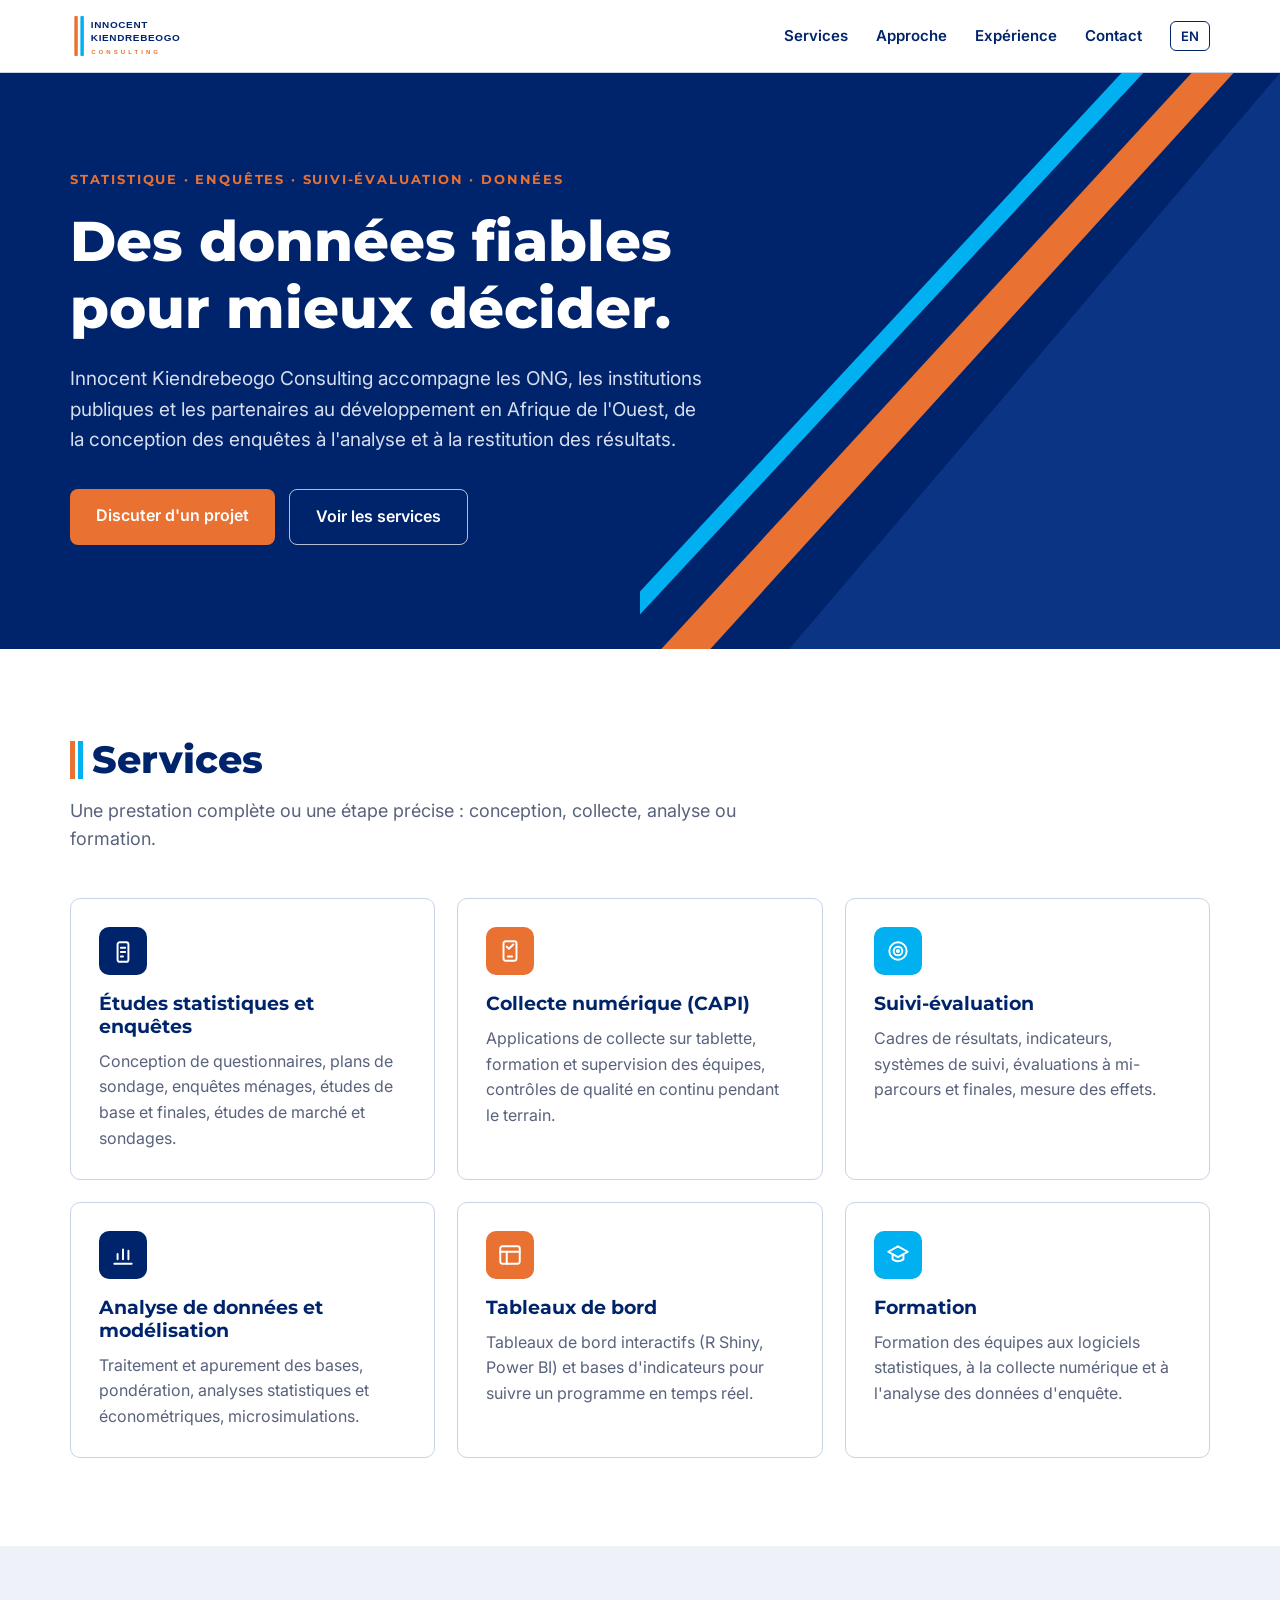
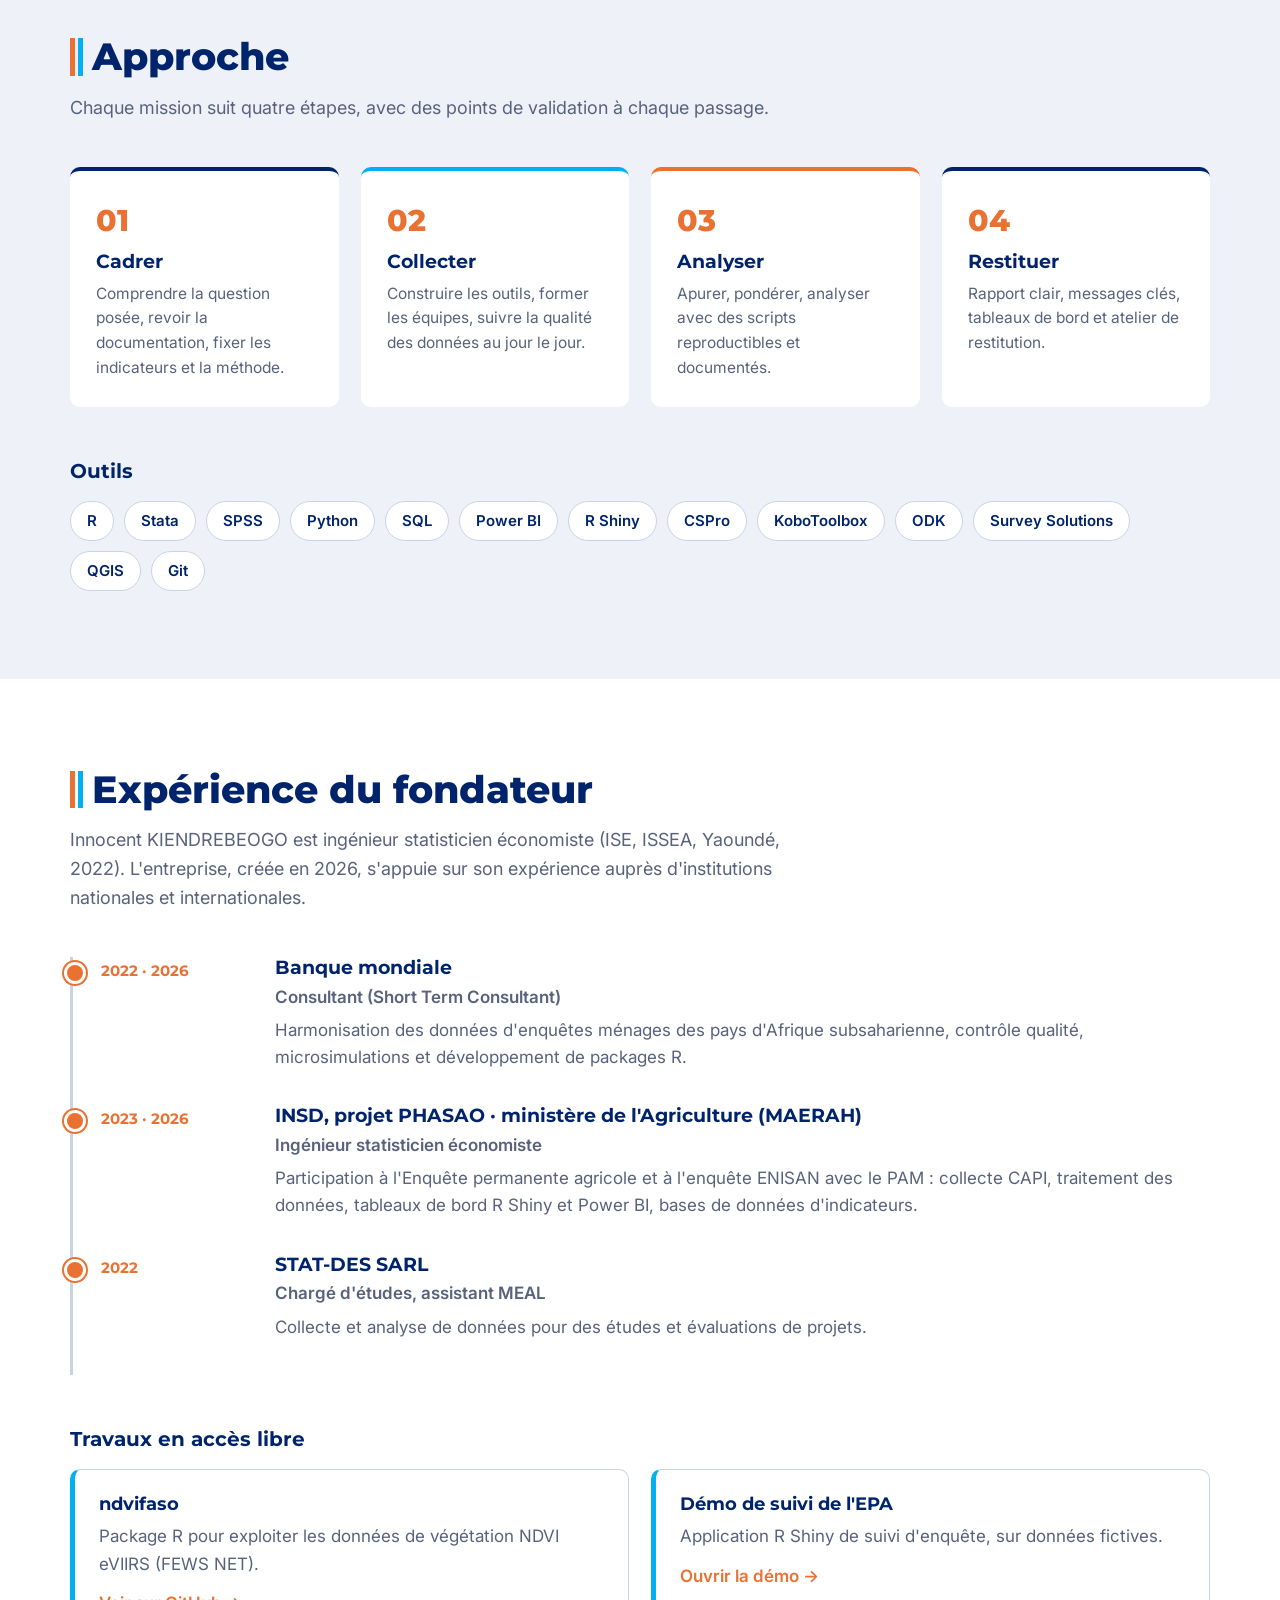
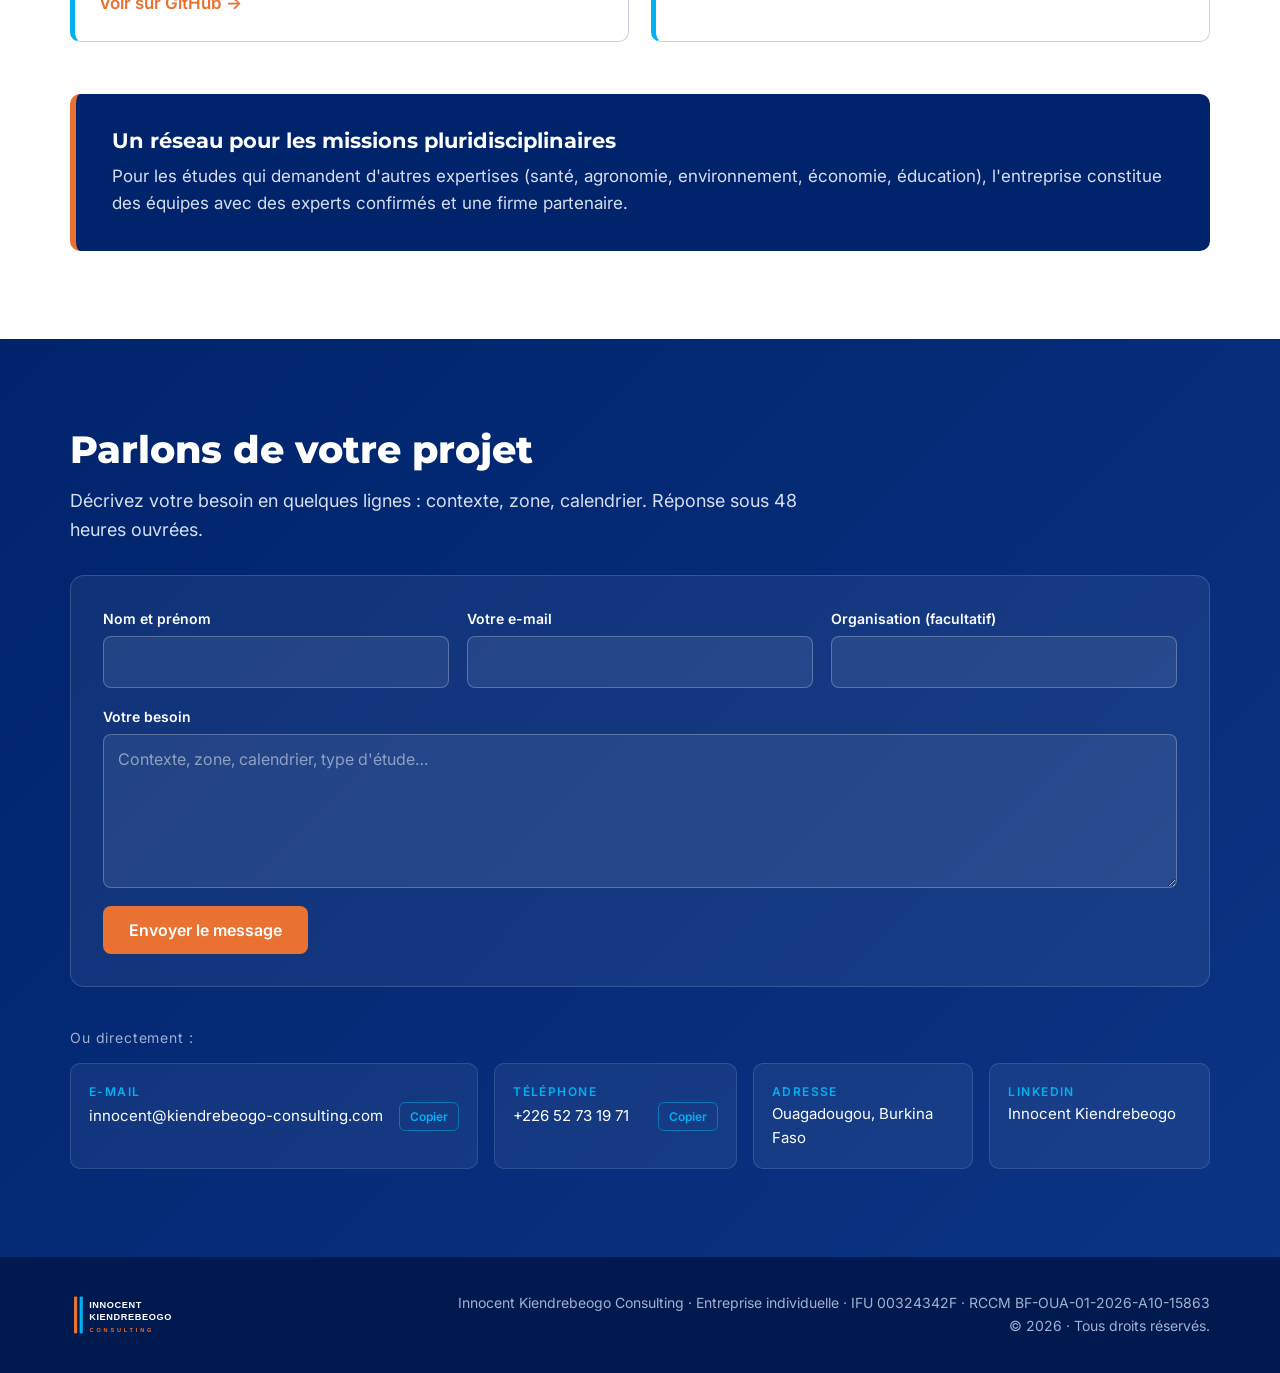
<file: index.html>
<!doctype html>
<html lang="fr">
<head>
<meta charset="utf-8">
<meta name="viewport" content="width=device-width, initial-scale=1">
<title>Innocent Kiendrebeogo Consulting · Statistique, enquêtes, suivi-évaluation</title>
<meta name="description" content="Cabinet de conseil en statistique basé à Ouagadougou : enquêtes, collecte numérique, suivi-évaluation, analyse de données et tableaux de bord pour les ONG, institutions et partenaires au développement.">
<link rel="canonical" href="https://kiendrebeogo-consulting.com/">
<link rel="alternate" hreflang="fr" href="https://kiendrebeogo-consulting.com/">
<link rel="alternate" hreflang="en" href="https://kiendrebeogo-consulting.com/en/">
<meta property="og:type" content="website">
<meta property="og:title" content="Innocent Kiendrebeogo Consulting">
<meta property="og:description" content="Cabinet de conseil en statistique basé à Ouagadougou : enquêtes, collecte numérique, suivi-évaluation, analyse de données et tableaux de bord pour les ONG, institutions et partenaires au développement.">
<meta property="og:url" content="https://kiendrebeogo-consulting.com/">
<meta property="og:image" content="https://kiendrebeogo-consulting.com/assets/apercu.png">
<meta name="theme-color" content="#00246C">
<link rel="icon" href="assets/favicon.ico" sizes="any">
<link rel="icon" href="assets/icone_IKC.svg" type="image/svg+xml">
<link rel="apple-touch-icon" href="assets/icone_IKC_192.png">
<link rel="preconnect" href="https://fonts.googleapis.com">
<link rel="preconnect" href="https://fonts.gstatic.com" crossorigin>
<link href="https://fonts.googleapis.com/css2?family=Montserrat:wght@600;700;800&family=Inter:wght@400;500;600&display=swap" rel="stylesheet">
<link rel="stylesheet" href="assets/style.css?v=7af23ce5">
</head>
<body>
<header class="entete">
  <div class="conteneur entete-in">
    <a class="marque" href="#haut" aria-label="Innocent Kiendrebeogo Consulting"><img src="assets/logo_IKC_couleur.svg" alt="Innocent Kiendrebeogo Consulting" width="175" height="70"></a>
    <button class="burger" aria-expanded="false" aria-controls="menu"><span></span><span></span><span></span><span class="sr">Menu</span></button>
    <nav id="menu" class="menu"><a href="#services">Services</a><a href="#approche">Approche</a><a href="#experience">Expérience</a><a href="#contact">Contact</a><a class="langue" href="en/" hreflang="en" lang="en" title="English">EN</a></nav>
  </div>
</header>
<main id="haut">
<section class="hero">
  <svg class="rayures" viewBox="0 0 600 700" preserveAspectRatio="xMaxYMax slice" aria-hidden="true">
    <path d="M600 160V700H140Z" fill="#0B3485"/><path d="M600 70V112L66 700H20Z" fill="#E97132"/><path d="M600 0V22L-30 700H-50Z" fill="#00B0F0"/>
  </svg>
  <div class="conteneur hero-in">
    <p class="kicker">Statistique · Enquêtes · Suivi-évaluation · Données</p>
    <h1>Des données fiables pour mieux décider.</h1>
    <p class="intro">Innocent Kiendrebeogo Consulting accompagne les ONG, les institutions publiques et les partenaires au développement en Afrique de l&#x27;Ouest, de la conception des enquêtes à l&#x27;analyse et à la restitution des résultats.</p>
    <div class="boutons"><a class="btn btn-orange" href="#contact">Discuter d&#x27;un projet</a><a class="btn btn-ligne" href="#services">Voir les services</a></div>
  </div>
</section>
<section id="services" class="section">
  <div class="conteneur">
    <div class="titre-section"><h2>Services</h2><p>Une prestation complète ou une étape précise : conception, collecte, analyse ou formation.</p></div>
    <div class="grille"><article class="carte"><div class="ico"><svg viewBox="0 0 24 24" aria-hidden="true" fill="none" stroke="currentColor" stroke-width="1.8" stroke-linecap="round" stroke-linejoin="round"><path d="M9 4h6a2 2 0 0 1 2 2v14a2 2 0 0 1-2 2H9a2 2 0 0 1-2-2V6a2 2 0 0 1 2-2z"/><path d="M10 9h4M10 13h4M10 17h2"/></svg></div><h3>Études statistiques et enquêtes</h3><p>Conception de questionnaires, plans de sondage, enquêtes ménages, études de base et finales, études de marché et sondages.</p></article><article class="carte"><div class="ico"><svg viewBox="0 0 24 24" aria-hidden="true" fill="none" stroke="currentColor" stroke-width="1.8" stroke-linecap="round" stroke-linejoin="round"><rect x="6" y="3" width="12" height="18" rx="2"/><path d="M10 17h4M9 8l2 2 4-4"/></svg></div><h3>Collecte numérique (CAPI)</h3><p>Applications de collecte sur tablette, formation et supervision des équipes, contrôles de qualité en continu pendant le terrain.</p></article><article class="carte"><div class="ico"><svg viewBox="0 0 24 24" aria-hidden="true" fill="none" stroke="currentColor" stroke-width="1.8" stroke-linecap="round" stroke-linejoin="round"><circle cx="12" cy="12" r="8"/><circle cx="12" cy="12" r="4"/><circle cx="12" cy="12" r="1"/></svg></div><h3>Suivi-évaluation</h3><p>Cadres de résultats, indicateurs, systèmes de suivi, évaluations à mi-parcours et finales, mesure des effets.</p></article><article class="carte"><div class="ico"><svg viewBox="0 0 24 24" aria-hidden="true" fill="none" stroke="currentColor" stroke-width="1.8" stroke-linecap="round" stroke-linejoin="round"><path d="M4 20h16M7 16v-5M12 16V7M17 16v-8"/></svg></div><h3>Analyse de données et modélisation</h3><p>Traitement et apurement des bases, pondération, analyses statistiques et économétriques, microsimulations.</p></article><article class="carte"><div class="ico"><svg viewBox="0 0 24 24" aria-hidden="true" fill="none" stroke="currentColor" stroke-width="1.8" stroke-linecap="round" stroke-linejoin="round"><rect x="3" y="4" width="18" height="16" rx="2"/><path d="M3 9h18M9 9v11"/></svg></div><h3>Tableaux de bord</h3><p>Tableaux de bord interactifs (R Shiny, Power BI) et bases d&#x27;indicateurs pour suivre un programme en temps réel.</p></article><article class="carte"><div class="ico"><svg viewBox="0 0 24 24" aria-hidden="true" fill="none" stroke="currentColor" stroke-width="1.8" stroke-linecap="round" stroke-linejoin="round"><path d="M3 9l9-5 9 5-9 5-9-5z"/><path d="M7 11v5c3 2 7 2 10 0v-5"/></svg></div><h3>Formation</h3><p>Formation des équipes aux logiciels statistiques, à la collecte numérique et à l&#x27;analyse des données d&#x27;enquête.</p></article></div>
  </div>
</section>
<section id="approche" class="section section-pale">
  <div class="conteneur">
    <div class="titre-section"><h2>Approche</h2><p>Chaque mission suit quatre étapes, avec des points de validation à chaque passage.</p></div>
    <ol class="etapes"><li><span class="num">01</span><h3>Cadrer</h3><p>Comprendre la question posée, revoir la documentation, fixer les indicateurs et la méthode.</p></li><li><span class="num">02</span><h3>Collecter</h3><p>Construire les outils, former les équipes, suivre la qualité des données au jour le jour.</p></li><li><span class="num">03</span><h3>Analyser</h3><p>Apurer, pondérer, analyser avec des scripts reproductibles et documentés.</p></li><li><span class="num">04</span><h3>Restituer</h3><p>Rapport clair, messages clés, tableaux de bord et atelier de restitution.</p></li></ol>
    <h3 class="sous-titre">Outils</h3>
    <ul class="outils"><li>R</li><li>Stata</li><li>SPSS</li><li>Python</li><li>SQL</li><li>Power BI</li><li>R Shiny</li><li>CSPro</li><li>KoboToolbox</li><li>ODK</li><li>Survey Solutions</li><li>QGIS</li><li>Git</li></ul>
  </div>
</section>
<section id="experience" class="section">
  <div class="conteneur">
    <div class="titre-section"><h2>Expérience du fondateur</h2><p>Innocent KIENDREBEOGO est ingénieur statisticien économiste (ISE, ISSEA, Yaoundé, 2022). L&#x27;entreprise, créée en 2026, s&#x27;appuie sur son expérience auprès d&#x27;institutions nationales et internationales.</p></div>
    <ol class="parcours"><li><span class="date">2022 · 2026</span><div><h3>Banque mondiale</h3><p class="role">Consultant (Short Term Consultant)</p><p>Harmonisation des données d&#x27;enquêtes ménages des pays d&#x27;Afrique subsaharienne, contrôle qualité, microsimulations et développement de packages R.</p></div></li><li><span class="date">2023 · 2026</span><div><h3>INSD, projet PHASAO · ministère de l&#x27;Agriculture (MAERAH)</h3><p class="role">Ingénieur statisticien économiste</p><p>Participation à l&#x27;Enquête permanente agricole et à l&#x27;enquête ENISAN avec le PAM : collecte CAPI, traitement des données, tableaux de bord R Shiny et Power BI, bases de données d&#x27;indicateurs.</p></div></li><li><span class="date">2022</span><div><h3>STAT-DES SARL</h3><p class="role">Chargé d&#x27;études, assistant MEAL</p><p>Collecte et analyse de données pour des études et évaluations de projets.</p></div></li></ol>
    <h3 class="sous-titre">Travaux en accès libre</h3>
    <div class="libre"><a class="lien-carte" href="https://github.com/iKIENDREBEOGO1/ndvifaso" target="_blank" rel="noopener"><h3>ndvifaso</h3><p>Package R pour exploiter les données de végétation NDVI eVIIRS (FEWS NET).</p><span>Voir sur GitHub →</span></a><a class="lien-carte" href="https://suivi00.shinyapps.io/suivi-epa-demo/" target="_blank" rel="noopener"><h3>Démo de suivi de l&#x27;EPA</h3><p>Application R Shiny de suivi d&#x27;enquête, sur données fictives.</p><span>Ouvrir la démo →</span></a></div>
    <div class="reseau"><h3>Un réseau pour les missions pluridisciplinaires</h3><p>Pour les études qui demandent d&#x27;autres expertises (santé, agronomie, environnement, économie, éducation), l&#x27;entreprise constitue des équipes avec des experts confirmés et une firme partenaire.</p></div>
  </div>
</section>
<section id="contact" class="contact">
  <div class="conteneur">
    <div class="contact-tete"><h2>Parlons de votre projet</h2><p>Décrivez votre besoin en quelques lignes : contexte, zone, calendrier. Réponse sous 48 heures ouvrées.</p></div>
    <form class="formulaire" id="formulaire" action="https://formsubmit.co/innocent@kiendrebeogo-consulting.com" method="POST">
      <input type="hidden" name="_subject" value="Site web : Demande d&#x27;information">
      <input type="hidden" name="_template" value="table">
      <input type="text" name="_honey" class="sr" tabindex="-1" autocomplete="off" aria-hidden="true">
      <div class="champs3">
        <label>Nom et prénom<input name="nom" required autocomplete="name"></label>
        <label>Votre e-mail<input name="email" type="email" required autocomplete="email"></label>
        <label>Organisation (facultatif)<input name="organisation" autocomplete="organization"></label>
      </div>
      <label>Votre besoin<textarea name="message" rows="5" required placeholder="Contexte, zone, calendrier, type d&#x27;étude…"></textarea></label>
      <div class="form-bas">
        <button class="btn btn-orange" type="submit" data-envoi="Envoi en cours…">Envoyer le message</button>
        <p class="retour" role="status" aria-live="polite" data-ok="Merci, votre message est bien envoyé. Réponse sous 48 heures ouvrées." data-err="L&#x27;envoi a échoué. Écrivez directement à innocent@kiendrebeogo-consulting.com."></p>
      </div>
    </form>
    <p class="ou">Ou directement :</p>
    <ul class="coord">
      <li><span>E-mail</span><div class="ligne-copie"><a href="mailto:innocent@kiendrebeogo-consulting.com">innocent@kiendrebeogo-consulting.com</a><button class="copier" type="button" data-texte="innocent@kiendrebeogo-consulting.com" data-ok="Copié">Copier</button></div></li>
      <li><span>Téléphone</span><div class="ligne-copie"><a href="tel:+22652731971">+226 52 73 19 71</a><button class="copier" type="button" data-texte="+226 52 73 19 71" data-ok="Copié">Copier</button></div>
        <a class="btn btn-ligne btn-appel" href="tel:+22652731971">Appeler</a></li>
      <li><span>Adresse</span>Ouagadougou, Burkina Faso</li>
      <li><span>LinkedIn</span><a href="https://www.linkedin.com/in/innocent-kiendrebeogo-86a3a918b/" target="_blank" rel="noopener">Innocent Kiendrebeogo</a></li>
    </ul>
  </div>
</section>
</main>
<footer class="pied">
  <div class="conteneur pied-in">
    <img src="assets/logo_IKC_blanc.svg" alt="" width="150" height="60">
    <p>Innocent Kiendrebeogo Consulting · Entreprise individuelle · IFU 00324342F · RCCM BF-OUA-01-2026-A10-15863<br>© 2026 · Tous droits réservés.</p>
  </div>
</footer>
<script>
const b=document.querySelector('.burger'),m=document.getElementById('menu');
b.addEventListener('click',()=>{const o=m.classList.toggle('ouvert');b.setAttribute('aria-expanded',o)});
m.querySelectorAll('a[href^="#"]').forEach(a=>a.addEventListener('click',()=>{m.classList.remove('ouvert');b.setAttribute('aria-expanded',false)}));
document.querySelectorAll('.copier').forEach(c=>c.addEventListener('click',async()=>{
  const t0=c.textContent;try{await navigator.clipboard.writeText(c.dataset.texte)}catch(e){const z=document.createElement('textarea');z.value=c.dataset.texte;document.body.appendChild(z);z.select();document.execCommand('copy');z.remove()}
  c.textContent=c.dataset.ok;setTimeout(()=>c.textContent=t0,1800)}));
const f=document.getElementById('formulaire'),r=f.querySelector('.retour'),sb=f.querySelector('button[type=submit]');
f.addEventListener('submit',async ev=>{
  ev.preventDefault();if(f._honey.value)return;const t0=sb.textContent;sb.disabled=true;sb.textContent=sb.dataset.envoi;r.className='retour';
  try{const res=await fetch(f.action.replace('formsubmit.co/','formsubmit.co/ajax/'),{method:'POST',headers:{'Accept':'application/json'},body:new FormData(f)});
    const j=await res.json().catch(()=>({}));if(!res.ok||j.success===false||j.success==='false')throw new Error(j.message||res.status);
    r.textContent=r.dataset.ok;r.classList.add('ok');f.reset()}
  catch(e){r.textContent=r.dataset.err+(e.message&&isNaN(e.message)?' ('+e.message+')':'');r.classList.add('err')}
  finally{sb.disabled=false;sb.textContent=t0}});
</script>
</body>
</html>
</file>
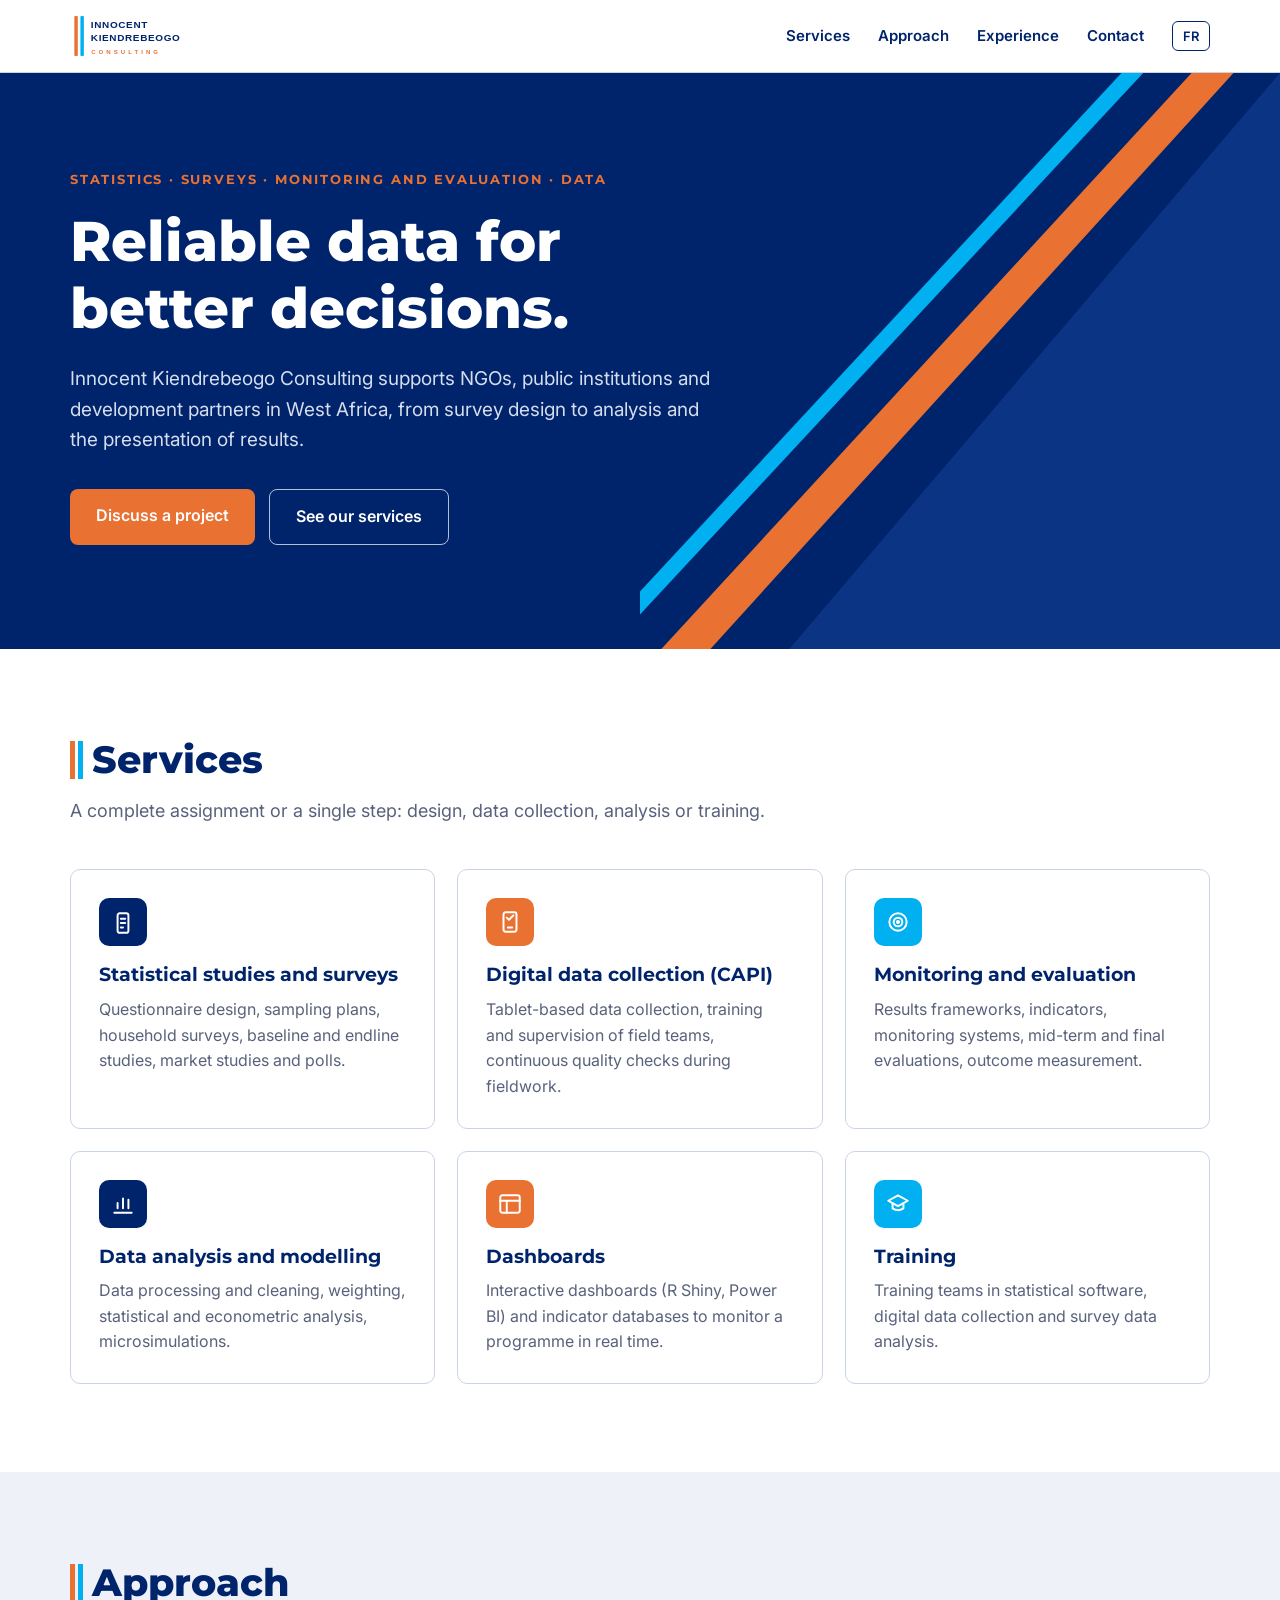
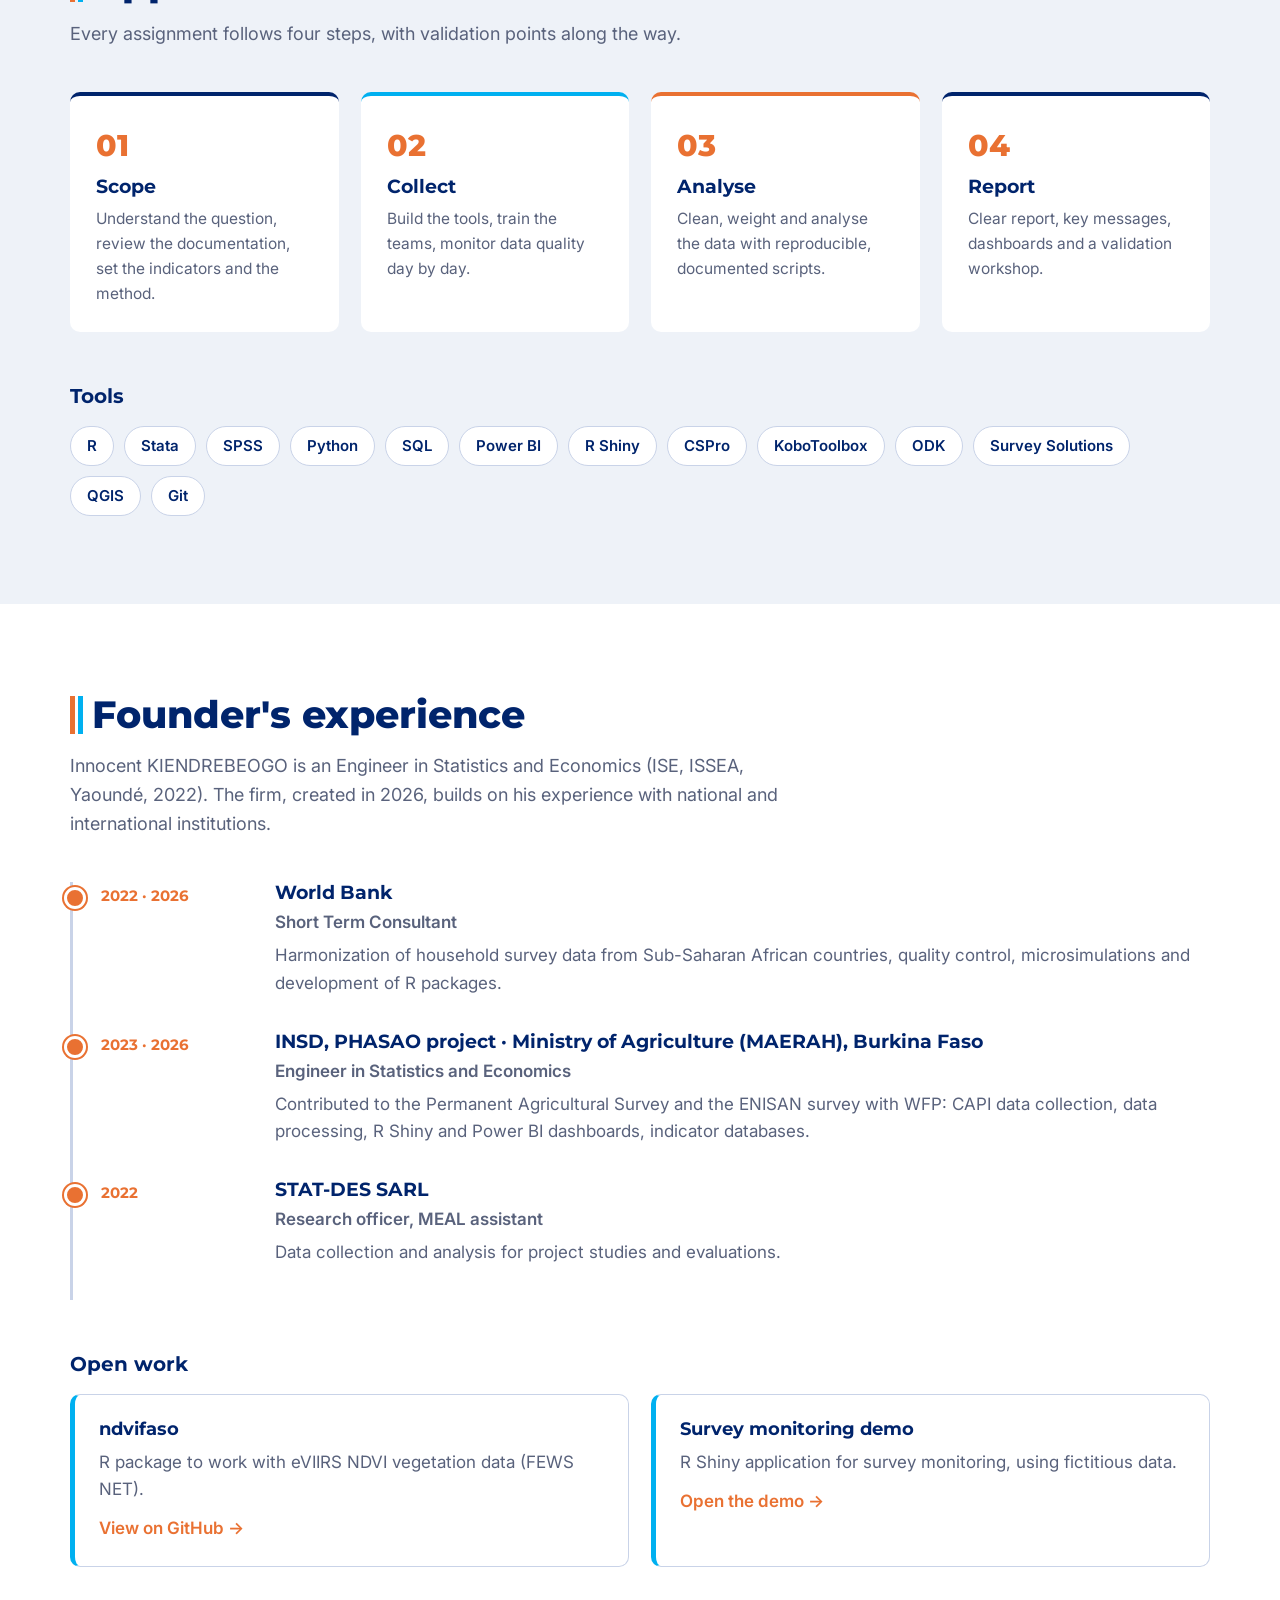
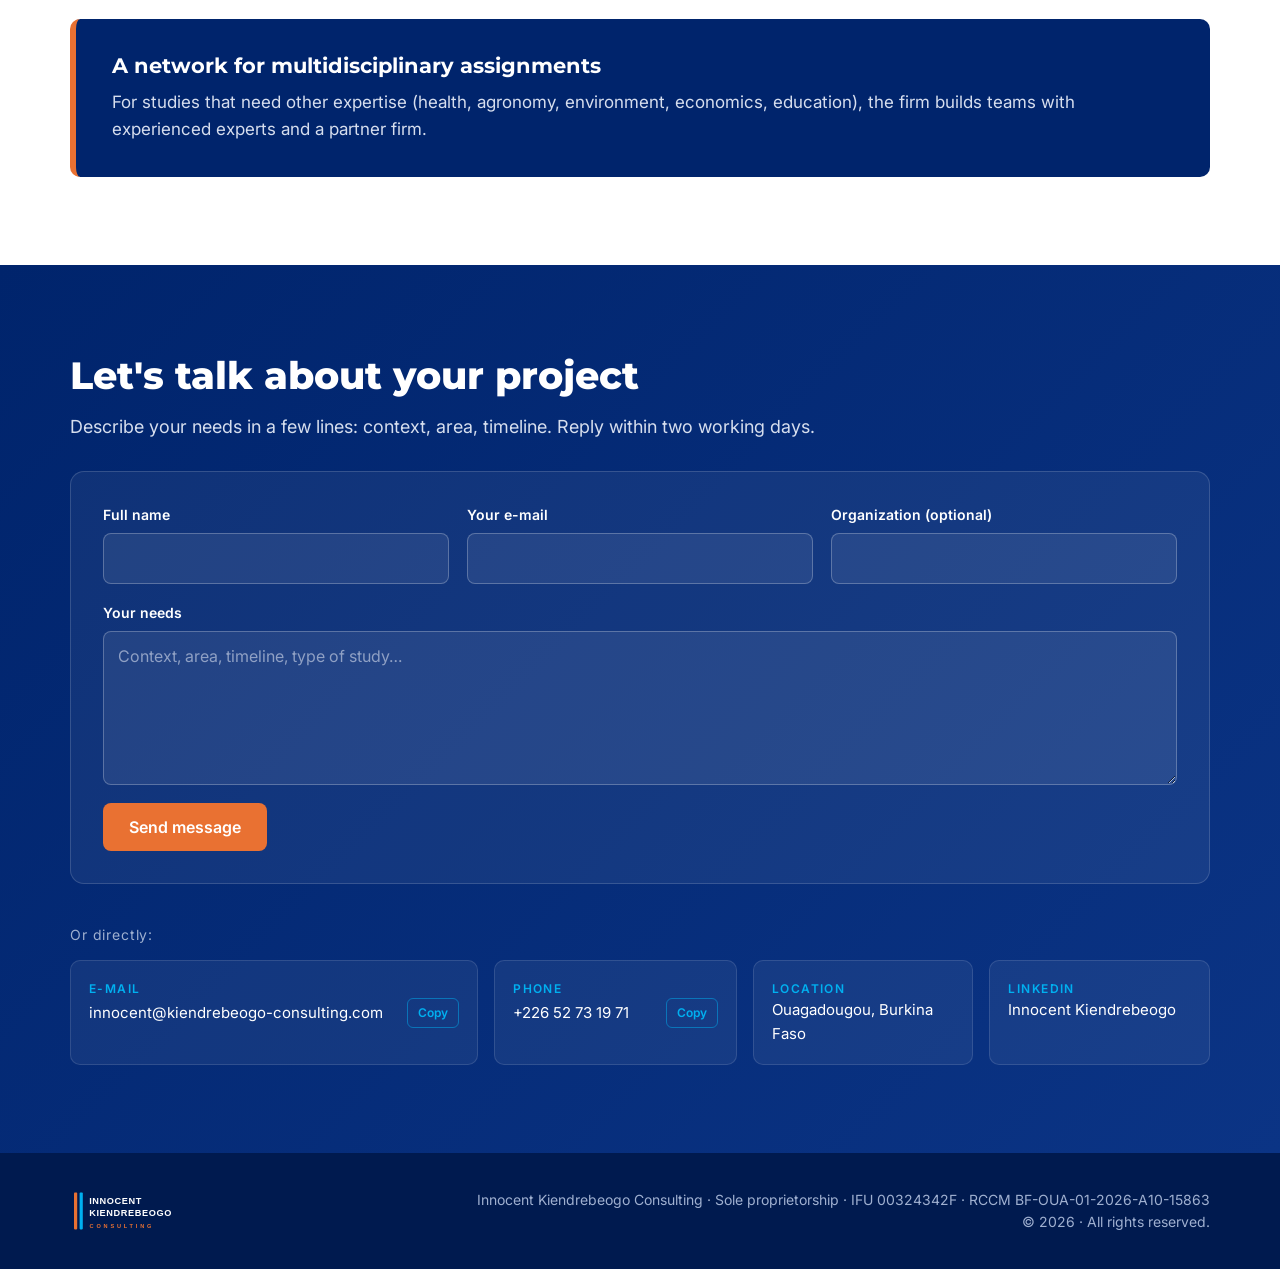
<file: en/index.html>
<!doctype html>
<html lang="en">
<head>
<meta charset="utf-8">
<meta name="viewport" content="width=device-width, initial-scale=1">
<title>Innocent Kiendrebeogo Consulting · Statistics, surveys, monitoring and evaluation</title>
<meta name="description" content="Statistical consulting firm based in Ouagadougou: surveys, digital data collection, monitoring and evaluation, data analysis and dashboards for NGOs, public institutions and development partners.">
<link rel="canonical" href="https://kiendrebeogo-consulting.com/en/">
<link rel="alternate" hreflang="fr" href="https://kiendrebeogo-consulting.com/">
<link rel="alternate" hreflang="en" href="https://kiendrebeogo-consulting.com/en/">
<meta property="og:type" content="website">
<meta property="og:title" content="Innocent Kiendrebeogo Consulting">
<meta property="og:description" content="Statistical consulting firm based in Ouagadougou: surveys, digital data collection, monitoring and evaluation, data analysis and dashboards for NGOs, public institutions and development partners.">
<meta property="og:url" content="https://kiendrebeogo-consulting.com/en/">
<meta property="og:image" content="https://kiendrebeogo-consulting.com/assets/apercu.png">
<meta name="theme-color" content="#00246C">
<link rel="icon" href="../assets/favicon.ico" sizes="any">
<link rel="icon" href="../assets/icone_IKC.svg" type="image/svg+xml">
<link rel="apple-touch-icon" href="../assets/icone_IKC_192.png">
<link rel="preconnect" href="https://fonts.googleapis.com">
<link rel="preconnect" href="https://fonts.gstatic.com" crossorigin>
<link href="https://fonts.googleapis.com/css2?family=Montserrat:wght@600;700;800&family=Inter:wght@400;500;600&display=swap" rel="stylesheet">
<link rel="stylesheet" href="../assets/style.css?v=7af23ce5">
</head>
<body>
<header class="entete">
  <div class="conteneur entete-in">
    <a class="marque" href="#haut" aria-label="Innocent Kiendrebeogo Consulting"><img src="../assets/logo_IKC_couleur.svg" alt="Innocent Kiendrebeogo Consulting" width="175" height="70"></a>
    <button class="burger" aria-expanded="false" aria-controls="menu"><span></span><span></span><span></span><span class="sr">Menu</span></button>
    <nav id="menu" class="menu"><a href="#services">Services</a><a href="#approche">Approach</a><a href="#experience">Experience</a><a href="#contact">Contact</a><a class="langue" href="../" hreflang="fr" lang="fr" title="Français">FR</a></nav>
  </div>
</header>
<main id="haut">
<section class="hero">
  <svg class="rayures" viewBox="0 0 600 700" preserveAspectRatio="xMaxYMax slice" aria-hidden="true">
    <path d="M600 160V700H140Z" fill="#0B3485"/><path d="M600 70V112L66 700H20Z" fill="#E97132"/><path d="M600 0V22L-30 700H-50Z" fill="#00B0F0"/>
  </svg>
  <div class="conteneur hero-in">
    <p class="kicker">Statistics · Surveys · Monitoring and evaluation · Data</p>
    <h1>Reliable data for better decisions.</h1>
    <p class="intro">Innocent Kiendrebeogo Consulting supports NGOs, public institutions and development partners in West Africa, from survey design to analysis and the presentation of results.</p>
    <div class="boutons"><a class="btn btn-orange" href="#contact">Discuss a project</a><a class="btn btn-ligne" href="#services">See our services</a></div>
  </div>
</section>
<section id="services" class="section">
  <div class="conteneur">
    <div class="titre-section"><h2>Services</h2><p>A complete assignment or a single step: design, data collection, analysis or training.</p></div>
    <div class="grille"><article class="carte"><div class="ico"><svg viewBox="0 0 24 24" aria-hidden="true" fill="none" stroke="currentColor" stroke-width="1.8" stroke-linecap="round" stroke-linejoin="round"><path d="M9 4h6a2 2 0 0 1 2 2v14a2 2 0 0 1-2 2H9a2 2 0 0 1-2-2V6a2 2 0 0 1 2-2z"/><path d="M10 9h4M10 13h4M10 17h2"/></svg></div><h3>Statistical studies and surveys</h3><p>Questionnaire design, sampling plans, household surveys, baseline and endline studies, market studies and polls.</p></article><article class="carte"><div class="ico"><svg viewBox="0 0 24 24" aria-hidden="true" fill="none" stroke="currentColor" stroke-width="1.8" stroke-linecap="round" stroke-linejoin="round"><rect x="6" y="3" width="12" height="18" rx="2"/><path d="M10 17h4M9 8l2 2 4-4"/></svg></div><h3>Digital data collection (CAPI)</h3><p>Tablet-based data collection, training and supervision of field teams, continuous quality checks during fieldwork.</p></article><article class="carte"><div class="ico"><svg viewBox="0 0 24 24" aria-hidden="true" fill="none" stroke="currentColor" stroke-width="1.8" stroke-linecap="round" stroke-linejoin="round"><circle cx="12" cy="12" r="8"/><circle cx="12" cy="12" r="4"/><circle cx="12" cy="12" r="1"/></svg></div><h3>Monitoring and evaluation</h3><p>Results frameworks, indicators, monitoring systems, mid-term and final evaluations, outcome measurement.</p></article><article class="carte"><div class="ico"><svg viewBox="0 0 24 24" aria-hidden="true" fill="none" stroke="currentColor" stroke-width="1.8" stroke-linecap="round" stroke-linejoin="round"><path d="M4 20h16M7 16v-5M12 16V7M17 16v-8"/></svg></div><h3>Data analysis and modelling</h3><p>Data processing and cleaning, weighting, statistical and econometric analysis, microsimulations.</p></article><article class="carte"><div class="ico"><svg viewBox="0 0 24 24" aria-hidden="true" fill="none" stroke="currentColor" stroke-width="1.8" stroke-linecap="round" stroke-linejoin="round"><rect x="3" y="4" width="18" height="16" rx="2"/><path d="M3 9h18M9 9v11"/></svg></div><h3>Dashboards</h3><p>Interactive dashboards (R Shiny, Power BI) and indicator databases to monitor a programme in real time.</p></article><article class="carte"><div class="ico"><svg viewBox="0 0 24 24" aria-hidden="true" fill="none" stroke="currentColor" stroke-width="1.8" stroke-linecap="round" stroke-linejoin="round"><path d="M3 9l9-5 9 5-9 5-9-5z"/><path d="M7 11v5c3 2 7 2 10 0v-5"/></svg></div><h3>Training</h3><p>Training teams in statistical software, digital data collection and survey data analysis.</p></article></div>
  </div>
</section>
<section id="approche" class="section section-pale">
  <div class="conteneur">
    <div class="titre-section"><h2>Approach</h2><p>Every assignment follows four steps, with validation points along the way.</p></div>
    <ol class="etapes"><li><span class="num">01</span><h3>Scope</h3><p>Understand the question, review the documentation, set the indicators and the method.</p></li><li><span class="num">02</span><h3>Collect</h3><p>Build the tools, train the teams, monitor data quality day by day.</p></li><li><span class="num">03</span><h3>Analyse</h3><p>Clean, weight and analyse the data with reproducible, documented scripts.</p></li><li><span class="num">04</span><h3>Report</h3><p>Clear report, key messages, dashboards and a validation workshop.</p></li></ol>
    <h3 class="sous-titre">Tools</h3>
    <ul class="outils"><li>R</li><li>Stata</li><li>SPSS</li><li>Python</li><li>SQL</li><li>Power BI</li><li>R Shiny</li><li>CSPro</li><li>KoboToolbox</li><li>ODK</li><li>Survey Solutions</li><li>QGIS</li><li>Git</li></ul>
  </div>
</section>
<section id="experience" class="section">
  <div class="conteneur">
    <div class="titre-section"><h2>Founder&#x27;s experience</h2><p>Innocent KIENDREBEOGO is an Engineer in Statistics and Economics (ISE, ISSEA, Yaoundé, 2022). The firm, created in 2026, builds on his experience with national and international institutions.</p></div>
    <ol class="parcours"><li><span class="date">2022 · 2026</span><div><h3>World Bank</h3><p class="role">Short Term Consultant</p><p>Harmonization of household survey data from Sub-Saharan African countries, quality control, microsimulations and development of R packages.</p></div></li><li><span class="date">2023 · 2026</span><div><h3>INSD, PHASAO project · Ministry of Agriculture (MAERAH), Burkina Faso</h3><p class="role">Engineer in Statistics and Economics</p><p>Contributed to the Permanent Agricultural Survey and the ENISAN survey with WFP: CAPI data collection, data processing, R Shiny and Power BI dashboards, indicator databases.</p></div></li><li><span class="date">2022</span><div><h3>STAT-DES SARL</h3><p class="role">Research officer, MEAL assistant</p><p>Data collection and analysis for project studies and evaluations.</p></div></li></ol>
    <h3 class="sous-titre">Open work</h3>
    <div class="libre"><a class="lien-carte" href="https://github.com/iKIENDREBEOGO1/ndvifaso" target="_blank" rel="noopener"><h3>ndvifaso</h3><p>R package to work with eVIIRS NDVI vegetation data (FEWS NET).</p><span>View on GitHub →</span></a><a class="lien-carte" href="https://suivi00.shinyapps.io/suivi-epa-demo/" target="_blank" rel="noopener"><h3>Survey monitoring demo</h3><p>R Shiny application for survey monitoring, using fictitious data.</p><span>Open the demo →</span></a></div>
    <div class="reseau"><h3>A network for multidisciplinary assignments</h3><p>For studies that need other expertise (health, agronomy, environment, economics, education), the firm builds teams with experienced experts and a partner firm.</p></div>
  </div>
</section>
<section id="contact" class="contact">
  <div class="conteneur">
    <div class="contact-tete"><h2>Let&#x27;s talk about your project</h2><p>Describe your needs in a few lines: context, area, timeline. Reply within two working days.</p></div>
    <form class="formulaire" id="formulaire" action="https://formsubmit.co/innocent@kiendrebeogo-consulting.com" method="POST">
      <input type="hidden" name="_subject" value="Site web : Information request">
      <input type="hidden" name="_template" value="table">
      <input type="text" name="_honey" class="sr" tabindex="-1" autocomplete="off" aria-hidden="true">
      <div class="champs3">
        <label>Full name<input name="nom" required autocomplete="name"></label>
        <label>Your e-mail<input name="email" type="email" required autocomplete="email"></label>
        <label>Organization (optional)<input name="organisation" autocomplete="organization"></label>
      </div>
      <label>Your needs<textarea name="message" rows="5" required placeholder="Context, area, timeline, type of study…"></textarea></label>
      <div class="form-bas">
        <button class="btn btn-orange" type="submit" data-envoi="Sending…">Send message</button>
        <p class="retour" role="status" aria-live="polite" data-ok="Thank you, your message has been sent. Reply within two working days." data-err="Sending failed. Please write directly to innocent@kiendrebeogo-consulting.com."></p>
      </div>
    </form>
    <p class="ou">Or directly:</p>
    <ul class="coord">
      <li><span>E-mail</span><div class="ligne-copie"><a href="mailto:innocent@kiendrebeogo-consulting.com">innocent@kiendrebeogo-consulting.com</a><button class="copier" type="button" data-texte="innocent@kiendrebeogo-consulting.com" data-ok="Copied">Copy</button></div></li>
      <li><span>Phone</span><div class="ligne-copie"><a href="tel:+22652731971">+226 52 73 19 71</a><button class="copier" type="button" data-texte="+226 52 73 19 71" data-ok="Copied">Copy</button></div>
        <a class="btn btn-ligne btn-appel" href="tel:+22652731971">Call</a></li>
      <li><span>Location</span>Ouagadougou, Burkina Faso</li>
      <li><span>LinkedIn</span><a href="https://www.linkedin.com/in/innocent-kiendrebeogo-86a3a918b/" target="_blank" rel="noopener">Innocent Kiendrebeogo</a></li>
    </ul>
  </div>
</section>
</main>
<footer class="pied">
  <div class="conteneur pied-in">
    <img src="../assets/logo_IKC_blanc.svg" alt="" width="150" height="60">
    <p>Innocent Kiendrebeogo Consulting · Sole proprietorship · IFU 00324342F · RCCM BF-OUA-01-2026-A10-15863<br>© 2026 · All rights reserved.</p>
  </div>
</footer>
<script>
const b=document.querySelector('.burger'),m=document.getElementById('menu');
b.addEventListener('click',()=>{const o=m.classList.toggle('ouvert');b.setAttribute('aria-expanded',o)});
m.querySelectorAll('a[href^="#"]').forEach(a=>a.addEventListener('click',()=>{m.classList.remove('ouvert');b.setAttribute('aria-expanded',false)}));
document.querySelectorAll('.copier').forEach(c=>c.addEventListener('click',async()=>{
  const t0=c.textContent;try{await navigator.clipboard.writeText(c.dataset.texte)}catch(e){const z=document.createElement('textarea');z.value=c.dataset.texte;document.body.appendChild(z);z.select();document.execCommand('copy');z.remove()}
  c.textContent=c.dataset.ok;setTimeout(()=>c.textContent=t0,1800)}));
const f=document.getElementById('formulaire'),r=f.querySelector('.retour'),sb=f.querySelector('button[type=submit]');
f.addEventListener('submit',async ev=>{
  ev.preventDefault();if(f._honey.value)return;const t0=sb.textContent;sb.disabled=true;sb.textContent=sb.dataset.envoi;r.className='retour';
  try{const res=await fetch(f.action.replace('formsubmit.co/','formsubmit.co/ajax/'),{method:'POST',headers:{'Accept':'application/json'},body:new FormData(f)});
    const j=await res.json().catch(()=>({}));if(!res.ok||j.success===false||j.success==='false')throw new Error(j.message||res.status);
    r.textContent=r.dataset.ok;r.classList.add('ok');f.reset()}
  catch(e){r.textContent=r.dataset.err+(e.message&&isNaN(e.message)?' ('+e.message+')':'');r.classList.add('err')}
  finally{sb.disabled=false;sb.textContent=t0}});
</script>
</body>
</html>
</file>
<file: assets/style.css>
:root{--marine:#00246C;--marine2:#0B3485;--orange:#E97132;--ciel:#00B0F0;--texte:#1F2433;--gris:#59627C;--pale:#EEF2F8;--ligne:#C9D3E8;--blanc:#fff;
--titre:'Montserrat',Arial,sans-serif;--corps:'Inter',Arial,sans-serif;--rayon:10px}
*{box-sizing:border-box}html{scroll-behavior:smooth;scroll-padding-top:84px}
body{margin:0;font-family:var(--corps);color:var(--texte);background:var(--blanc);line-height:1.6;font-size:17px;-webkit-font-smoothing:antialiased}
img{max-width:100%;display:block}a{color:var(--marine)}
h1,h2,h3{font-family:var(--titre);color:var(--marine);line-height:1.2;margin:0}
.conteneur{width:min(1140px,100% - 32px);margin-inline:auto}
.sr{position:absolute;width:1px;height:1px;overflow:hidden;clip:rect(0 0 0 0)}
.entete{position:sticky;top:0;z-index:20;background:rgba(255,255,255,.96);backdrop-filter:blur(6px);border-bottom:1px solid var(--ligne)}
.entete-in{display:flex;align-items:center;justify-content:space-between;height:72px}
.marque img{height:52px;width:auto}
.menu{display:flex;align-items:center;gap:28px}
.menu a{text-decoration:none;font-weight:600;font-size:15px;color:var(--marine)}
.menu a:hover{color:var(--orange)}
.menu .langue{border:1.5px solid var(--marine);border-radius:6px;padding:4px 10px;font-size:13px}
.burger{display:none;background:none;border:0;padding:8px;cursor:pointer}
.burger span:not(.sr){display:block;width:24px;height:2.5px;background:var(--marine);margin:5px 0;border-radius:2px}
.hero{position:relative;background:var(--marine);color:var(--blanc);overflow:hidden}
.rayures{position:absolute;right:0;bottom:0;height:100%;width:52%;max-width:640px}
.hero-in{position:relative;padding:96px 0 104px;max-width:1140px}
.hero-in>*{max-width:640px}
.kicker{font-family:var(--titre);font-weight:700;font-size:13px;letter-spacing:.14em;text-transform:uppercase;color:var(--orange);margin:0 0 18px}
.hero h1{color:var(--blanc);font-size:clamp(34px,5.4vw,56px);font-weight:800}
.intro{font-size:19px;color:#D6DEEE;margin:22px 0 34px}
.boutons{display:flex;flex-wrap:wrap;gap:14px}
.btn{display:inline-block;padding:14px 26px;border-radius:8px;font-weight:600;text-decoration:none;font-size:16px;transition:transform .15s,background .15s}
.btn:hover{transform:translateY(-1px)}
.btn-orange{background:var(--orange);color:var(--blanc)}.btn-orange:hover{background:#d4612a}
.btn-ligne{border:1.5px solid rgba(255,255,255,.7);color:var(--blanc)}.btn-ligne:hover{background:rgba(255,255,255,.1)}
.bande-chiffres{background:var(--blanc);border-bottom:1px solid var(--ligne)}
.chiffres{display:grid;grid-template-columns:repeat(4,1fr);gap:24px;padding:40px 0 14px}
.chiffre{border-left:4px solid var(--ciel);padding-left:16px}
.chiffre:nth-child(even){border-color:var(--orange)}
.chiffre strong{display:block;font-family:var(--titre);font-size:28px;font-weight:800;color:var(--marine);line-height:1.15}
.chiffre span{font-size:14px;color:var(--gris)}
.note{font-size:13px;color:var(--gris);margin:6px 0 30px;font-style:italic}
.section{padding:88px 0}.section-pale{background:var(--pale)}
.titre-section{max-width:720px;margin-bottom:44px}
.titre-section h2{font-size:clamp(28px,3.6vw,38px);font-weight:800;position:relative;padding-left:22px}
.titre-section h2::before{content:"";position:absolute;left:0;top:4px;bottom:4px;width:5px;background:var(--orange);box-shadow:8px 0 0 var(--ciel)}
.titre-section p{color:var(--gris);font-size:18px;margin:14px 0 0}
.grille{display:grid;grid-template-columns:repeat(3,1fr);gap:22px}
.carte{background:var(--blanc);border:1px solid var(--ligne);border-radius:var(--rayon);padding:28px;transition:box-shadow .2s,transform .2s}
.carte:hover{box-shadow:0 10px 30px rgba(0,36,108,.10);transform:translateY(-2px)}
.ico{width:48px;height:48px;border-radius:10px;background:var(--marine);color:var(--blanc);display:grid;place-items:center;margin-bottom:18px}
.carte:nth-child(3n+2) .ico{background:var(--orange)}.carte:nth-child(3n) .ico{background:var(--ciel)}
.ico svg{width:26px;height:26px}
.carte h3{font-size:19px;margin-bottom:10px}.carte p{margin:0;color:var(--gris);font-size:16px}
.etapes{list-style:none;padding:0;margin:0;display:grid;grid-template-columns:repeat(4,1fr);gap:22px;counter-reset:e}
.etapes li{background:var(--blanc);border-radius:var(--rayon);padding:26px;border-top:4px solid var(--marine)}
.etapes li:nth-child(2){border-color:var(--ciel)}.etapes li:nth-child(3){border-color:var(--orange)}
.num{font-family:var(--titre);font-weight:800;font-size:30px;color:var(--orange)}
.etapes h3{font-size:19px;margin:6px 0 8px}.etapes p{margin:0;color:var(--gris);font-size:15.5px}
.sous-titre{font-size:20px;margin:52px 0 18px}
.outils{list-style:none;padding:0;margin:0;display:flex;flex-wrap:wrap;gap:10px}
.outils li{background:var(--blanc);border:1px solid var(--ligne);border-radius:999px;padding:7px 16px;font-weight:600;font-size:15px;color:var(--marine)}
.parcours{list-style:none;padding:0;margin:0;border-left:3px solid var(--ligne)}
.parcours li{display:grid;grid-template-columns:150px 1fr;gap:24px;padding:0 0 34px 28px;position:relative}
.parcours li::before{content:"";position:absolute;left:-9.5px;top:5px;width:16px;height:16px;border-radius:50%;background:var(--orange);border:3px solid var(--blanc);box-shadow:0 0 0 2px var(--orange)}
.date{font-family:var(--titre);font-weight:700;color:var(--orange);font-size:15px;padding-top:2px}
.parcours h3{font-size:19px}.role{font-weight:600;color:var(--marine);margin:4px 0 6px!important}.parcours p{margin:0;color:var(--gris)}
.libre{display:grid;grid-template-columns:repeat(2,1fr);gap:22px}
.lien-carte{display:block;text-decoration:none;border:1px solid var(--ligne);border-radius:var(--rayon);padding:24px;border-left:5px solid var(--ciel);transition:box-shadow .2s}
.lien-carte:hover{box-shadow:0 10px 30px rgba(0,36,108,.10)}
.lien-carte h3{font-size:18px}.lien-carte p{color:var(--gris);margin:8px 0 12px}.lien-carte span{font-weight:600;color:var(--orange)}
.reseau{margin-top:52px;background:var(--marine);color:#D6DEEE;border-radius:var(--rayon);padding:34px 36px;border-left:6px solid var(--orange)}
.reseau h3{color:var(--blanc);font-size:21px;margin-bottom:10px}.reseau p{margin:0}
.contact{background:linear-gradient(135deg,var(--marine) 0%,var(--marine2) 100%);color:#D6DEEE;padding:88px 0}
.formulaire label{display:grid;gap:6px;font-size:14px;font-weight:600;color:var(--blanc)}
.formulaire input,.formulaire textarea{font:inherit;font-weight:400;font-size:16px;padding:12px 14px;border-radius:8px;border:1.5px solid rgba(255,255,255,.25);background:rgba(255,255,255,.08);color:var(--blanc);width:100%}
.formulaire input:focus,.formulaire textarea:focus{outline:none;border-color:var(--ciel);background:rgba(255,255,255,.12)}
.formulaire textarea{resize:vertical}.formulaire ::placeholder{color:#8FA0C4}
.formulaire button{border:0;cursor:pointer;font-family:inherit}.formulaire button:disabled{opacity:.7;cursor:wait}
.retour{margin:0;font-size:15px}.retour.ok{color:#7FE0A8}.retour.err{color:#FFB38A}
.ligne-copie{display:flex;align-items:center;justify-content:space-between;gap:12px}
.copier{flex:none;font:inherit;font-size:12px;font-weight:600;color:var(--ciel);background:none;border:1px solid rgba(0,176,240,.5);border-radius:6px;padding:4px 10px;cursor:pointer}
.copier:hover{background:rgba(0,176,240,.12)}
.btn-appel{display:none;margin-top:12px;padding:10px 20px}
@media (hover:none) and (pointer:coarse){.btn-appel{display:inline-block}}
.contact h2{color:var(--blanc);font-size:clamp(28px,3.6vw,38px);font-weight:800}
.contact-tete{max-width:760px;margin-bottom:30px}.contact-tete p{font-size:18px;margin:14px 0 0}
.formulaire{display:grid;gap:18px;background:rgba(255,255,255,.06);border:1px solid rgba(255,255,255,.15);border-radius:14px;padding:32px}
.champs3{display:grid;grid-template-columns:repeat(3,1fr);gap:18px}
.form-bas{display:flex;align-items:center;gap:20px;flex-wrap:wrap}
.ou{font-size:14px;letter-spacing:.06em;color:#9FB0D0;margin:40px 0 14px}
.coord{list-style:none;margin:0;padding:0;display:grid;grid-template-columns:1.85fr 1.1fr 1fr 1fr;gap:16px}
.coord li{padding:18px 18px;font-size:15px;background:rgba(255,255,255,.06);border:1px solid rgba(255,255,255,.12);border-radius:var(--rayon);color:var(--blanc);overflow-wrap:anywhere}
.coord span{display:block;font-size:12px;letter-spacing:.12em;text-transform:uppercase;color:var(--ciel);font-weight:600}
.coord a{color:var(--blanc);text-decoration:none}.coord a:hover{color:var(--orange)}
.pied{background:#001A4F;color:#9FB0D0;padding:34px 0;font-size:14px}
.pied-in{display:flex;align-items:center;justify-content:space-between;gap:24px}
.pied img{height:48px;width:auto}.pied p{margin:0;text-align:right}
:focus-visible{outline:3px solid var(--ciel);outline-offset:3px}
@media (max-width:960px){.grille{grid-template-columns:repeat(2,1fr)}.etapes{grid-template-columns:repeat(2,1fr)}.chiffres{grid-template-columns:repeat(2,1fr)}
.coord{grid-template-columns:1fr 1fr}.champs3{grid-template-columns:1fr 1fr}.rayures{width:70%;opacity:.45}}
@media (max-width:720px){.rayures{opacity:.22}}
@media (max-width:720px){body{font-size:16px}
.burger{display:block}.menu{position:absolute;top:72px;left:0;right:0;background:var(--blanc);flex-direction:column;align-items:flex-start;gap:0;padding:8px 16px 16px;border-bottom:1px solid var(--ligne);display:none}
.menu.ouvert{display:flex}.menu a{padding:12px 0;width:100%}.menu .langue{width:auto;margin-top:8px}
.marque img{height:44px}.hero-in{padding:64px 0 72px}.section,.contact{padding:64px 0}
.grille,.etapes,.libre,.champs3,.coord{grid-template-columns:1fr}.formulaire{padding:20px}.chiffre strong{font-size:22px}
.parcours li{grid-template-columns:1fr;gap:4px}.pied-in{flex-direction:column;align-items:flex-start}.pied p{text-align:left}}
@media (prefers-reduced-motion:reduce){html{scroll-behavior:auto}*{transition:none!important}}
</file>
